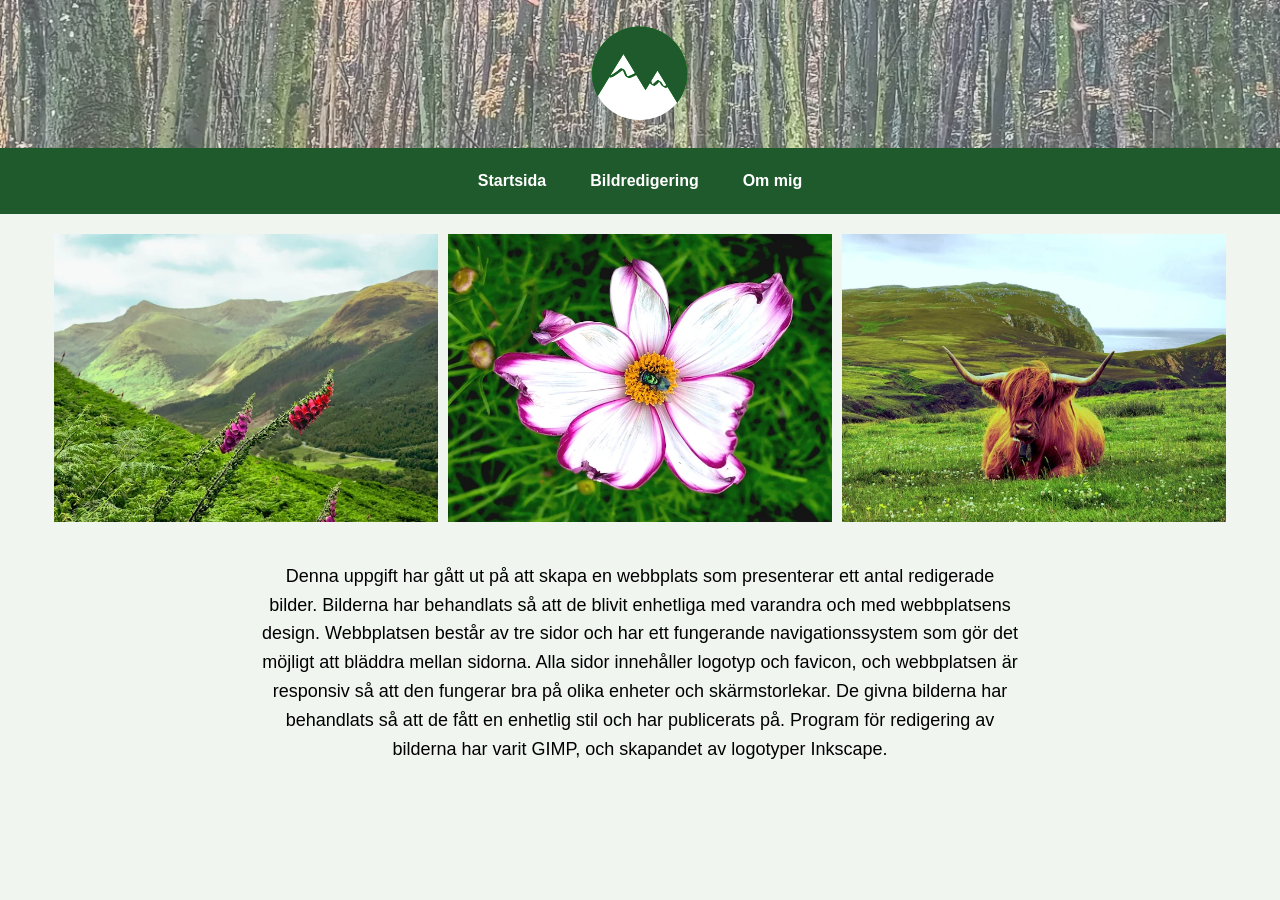
<file: index.html>
<!DOCTYPE html>
<html lang="sv">

<head>
    <meta charset="UTF-8">
    <meta name="viewport" content="width=device-width, initial-scale=1.0">
    <title>Min Bildportfolio</title>

    <link rel="stylesheet" href="css/style.css">
    <noscript><link rel="stylesheet" href="css/style.css"></noscript>

    <link rel="icon" type="image/png" sizes="32x32" href="bilder/favicon.png">
    <link rel="icon" type="image/x-icon" sizes="16x16" href="bilder/favicon.ico">
</head>

<body>
    <header class="hero">

        <!-- HEADERBILDEN MED ASPECT RATIO -->
        <picture>
            <source type="image/webp"
                srcset="./bilder/header-600.webp 600w,
                        ./bilder/header-1200.webp 1200w,
                        ./bilder/header.webp 2000w"
                sizes="100vw">

            <img src="./bilder/header.webp"
                 alt="Header-bild"
                 class="header-image"
                 width="1350" height="156"
                 fetchpriority="high">
        </picture>

    <div class="logo-wrapper">
        <a href="index.html">
            <img src="./bilder/logo3.svg"
                 alt="Logotyp"
                 class="logo">
        </a>
    </div>
    </header>

    <nav class="main-nav">
        <ul>
            <li><a href="index.html">Startsida</a></li>
            <li><a href="bildredigering.html">Bildredigering</a></li>
            <li><a href="ommig.html">Om mig</a></li>
        </ul>
    </nav>

    <main>

        <!-- OPTIMERAT GALLERI -->
        <div class="grid">

            <picture>
                <source srcset="./bilder/bild1redigerad.webp" type="image/webp">
                <img src="./bilder/bild1redigerad.jpg"
                     alt="Bild 1"
                     width="405" height="304"
                     fetchpriority="high"
                     style="aspect-ratio: 405 / 304;">
            </picture>

            <!-- LCP-BILD: fetchpriority hög och ingen lazy -->
            <picture>
                <source srcset="./bilder/bild2redigerad.webp" type="image/webp">
                <img src="./bilder/bild2redigerad.jpg"
                     alt="Bild 2"
                     width="405" height="304"
                     fetchpriority="high"
                                      style="aspect-ratio: 405 / 304;">
            </picture>

            <!-- Lazy-loading på övriga -->

            <picture>
                <source srcset="./bilder/bild3redigerad.webp" type="image/webp">
                <img src="./bilder/bild3redigerad.jpg"
                     alt="Bild 3"
                     width="405" height="304"
                     fetchpriority="high"
                                      style="aspect-ratio: 405 / 304;">
            </picture>

        </div>

        <div class="text-container">
            <p>Denna uppgift har gått ut på att skapa en webbplats som presenterar ett antal redigerade bilder.
                Bilderna har behandlats så att de blivit enhetliga med varandra och med webbplatsens design.
                Webbplatsen består av tre sidor och har ett fungerande navigationssystem som gör det möjligt att
                bläddra mellan sidorna. Alla sidor innehåller logotyp och favicon, och webbplatsen är responsiv
                så att den fungerar bra på olika enheter och skärmstorlekar.
                De givna bilderna har behandlats så att de fått en enhetlig stil och har publicerats på.
                Program för redigering av bilderna har varit GIMP, och skapandet av logotyper Inkscape.</p>
        </div>

    </main>
</body>

</html>
</file>
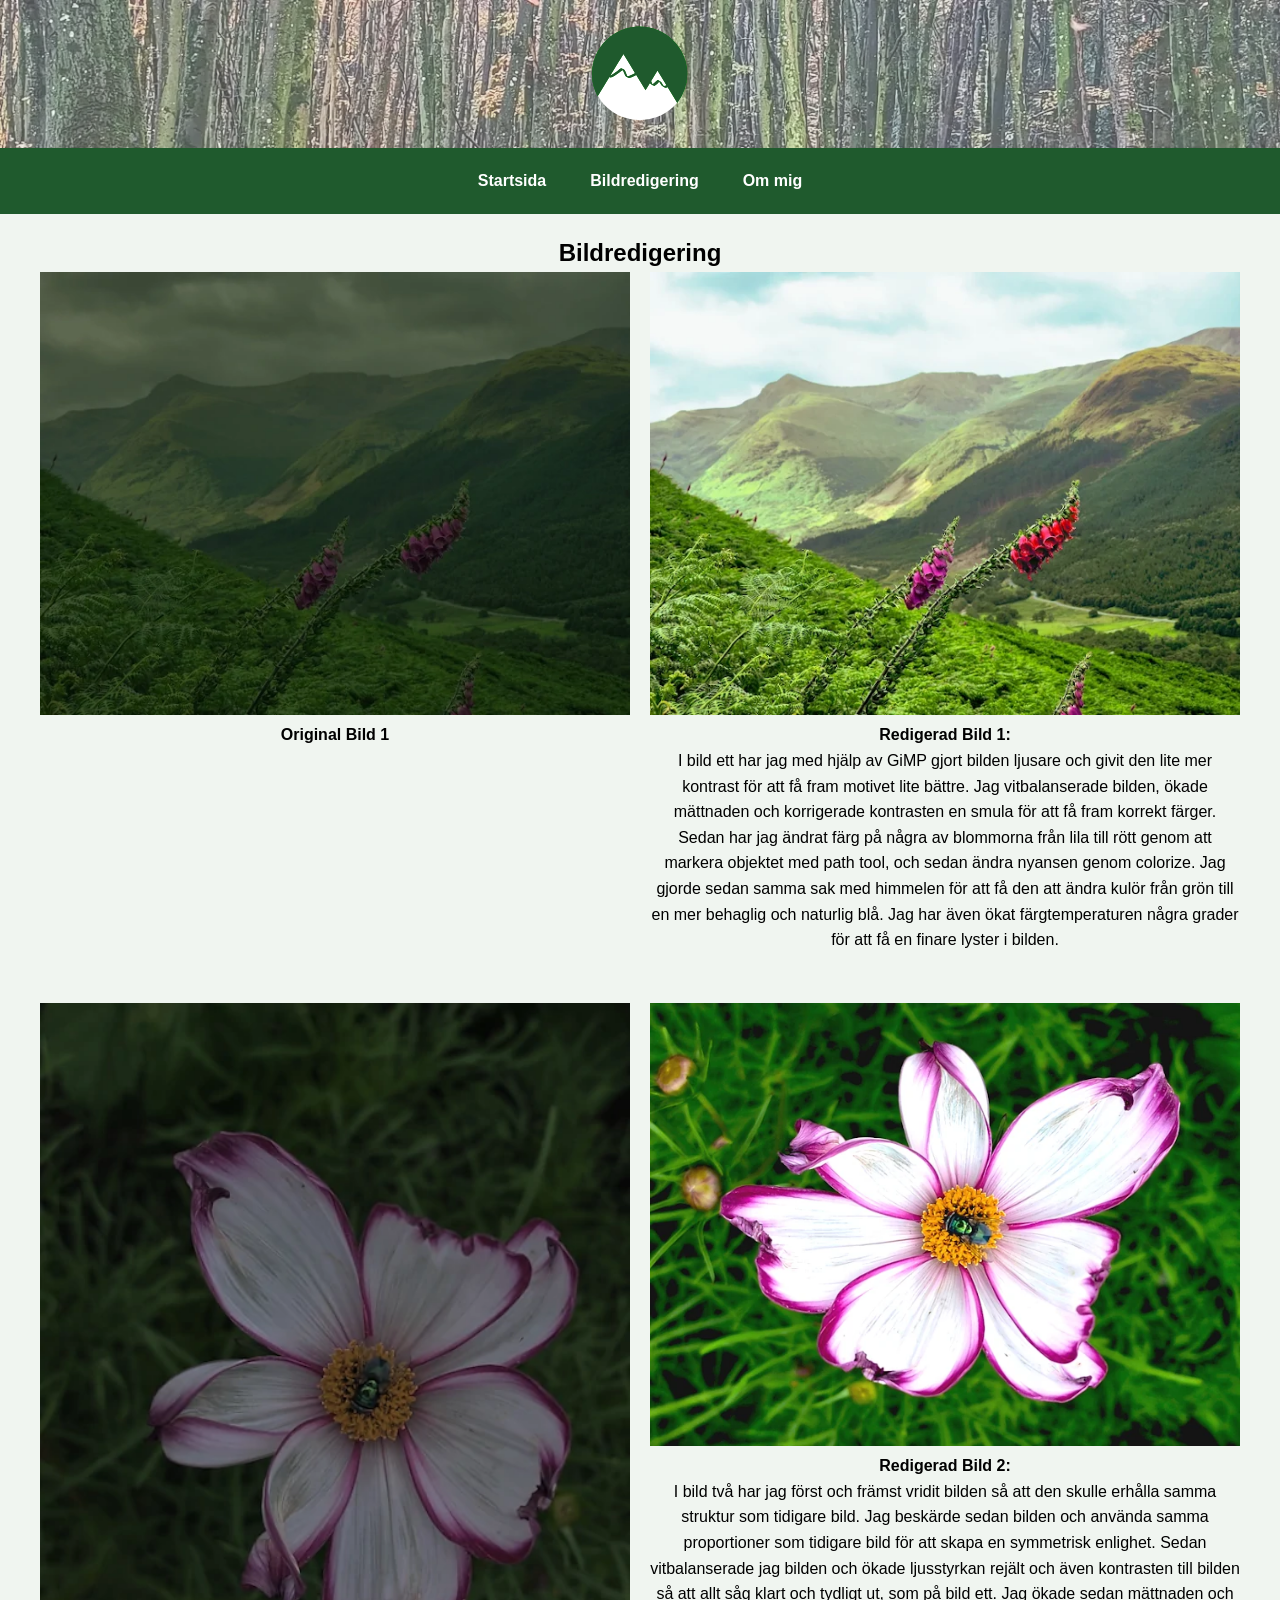
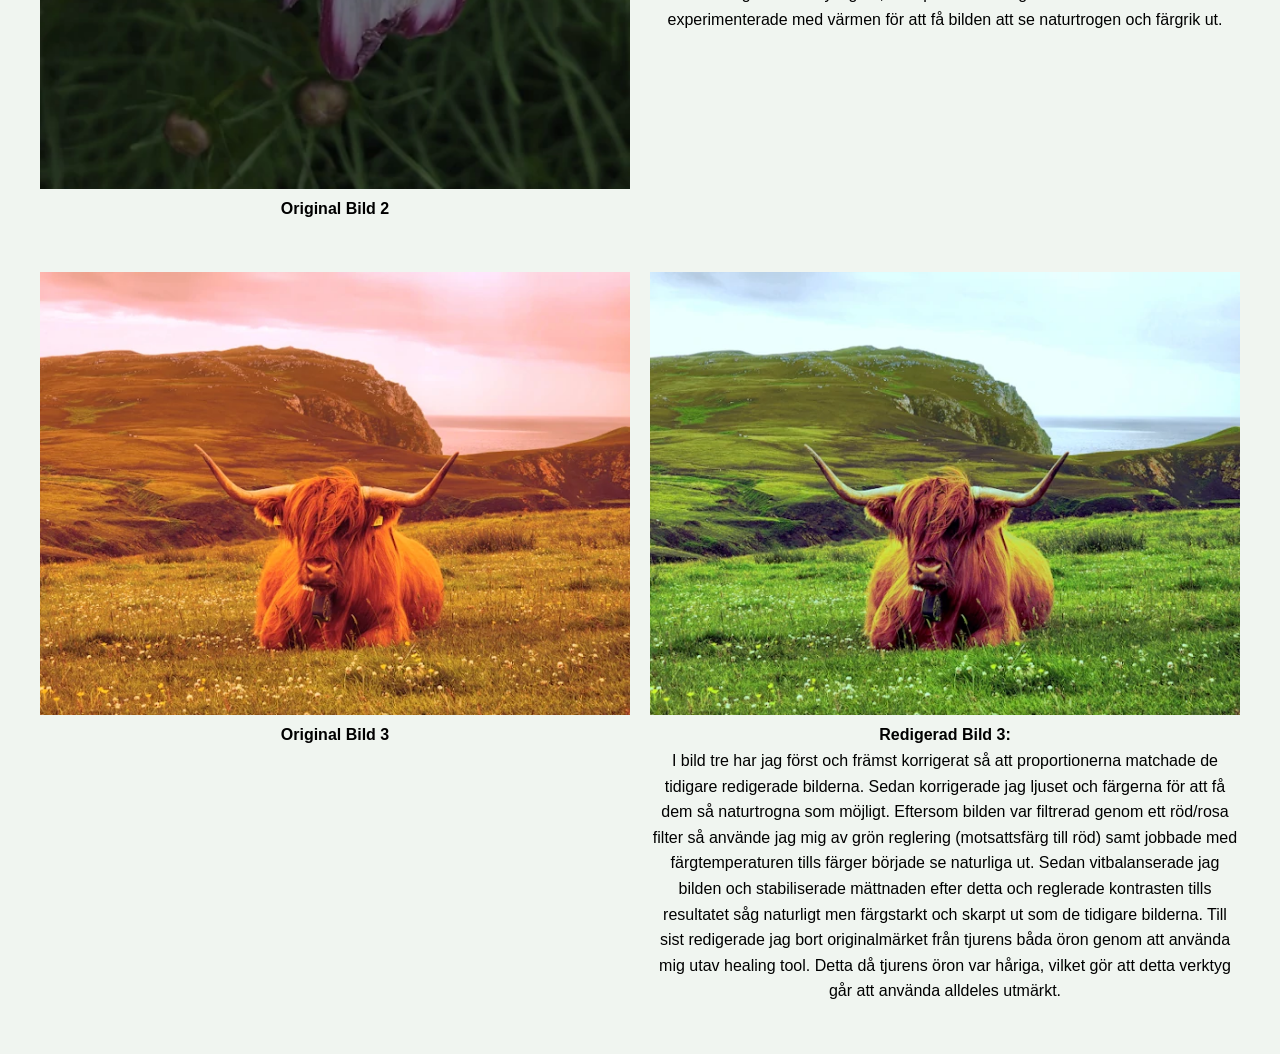
<file: bildredigering.html>
<!DOCTYPE html>
<html lang="sv">

<head>
    <meta charset="UTF-8">
    <meta name="viewport" content="width=device-width, initial-scale=1.0">
    <title>Bildredigering</title>

    <link rel="stylesheet" href="css/style.css">
    <noscript><link rel="stylesheet" href="css/style.css"></noscript>

    <link rel="icon" type="image/png" sizes="32x32" href="bilder/favicon.png">
    <link rel="icon" type="image/x-icon" sizes="16x16" href="bilder/favicon.ico">
</head>

<body>
    <header class="hero">
        <!-- HEADERBILDEN MED ASPECT RATIO -->
        <picture>
            <source type="image/webp"
                srcset="./bilder/header-600.webp 600w,
                        ./bilder/header-1200.webp 1200w,
                        ./bilder/header.webp 2000w"
                sizes="100vw">
            <img src="./bilder/header.webp"
                 alt="Header-bild"
                 class="header-image"
                 width="1350" height="156"
                 fetchpriority="high">
        </picture>

        <!-- LOGOTYP MED FASTA MÅTT FÖR NOLL CLS -->
        <div class="logo-wrapper">
            <a href="index.html">
                <img src="./bilder/logo3.svg"
                     alt="Logotyp"
                     class="logo"
                     width="250"
                     height="120">
            </a>
        </div>
    </header>

    <nav class="main-nav">
        <ul>
            <li><a href="index.html">Startsida</a></li>
            <li><a href="bildredigering.html">Bildredigering</a></li>
            <li><a href="ommig.html">Om mig</a></li>
        </ul>
    </nav>

    <main>
        <section class="edit-gallery">
            <h2>Bildredigering</h2>

            <!-- OPTIMERADE BILDPAR -->
            <div class="edit-pair">
                <div>
                    <picture>
                        <source srcset="bilder/bilserie001.webp" type="image/webp">
                        <img src="bilder/bilserie001.jpg"
                             alt="Original Bild 1"
                             width="405" height="304"
                             fetchpriority="high"
                             style="aspect-ratio: 405 / 304;"
                             class="clickable-img">
                    </picture>
                    <p><strong>Original Bild 1</strong></p>
                </div>
                <div>
                    <picture>
                        <source srcset="bilder/bild1redigerad.webp" type="image/webp">
                        <img src="bilder/bild1redigerad.jpg"
                             alt="Redigerad Bild 1"
                             width="405" height="304"
                             fetchpriority="high"
                             style="aspect-ratio: 405 / 304;"
                             class="clickable-img">
                    </picture>
                    <p><strong>Redigerad Bild 1:</strong><br>I bild ett har jag med hjälp av GiMP gjort bilden ljusare
                        och givit den lite mer kontrast för att få fram motivet lite bättre. Jag vitbalanserade bilden,
                        ökade mättnaden och korrigerade kontrasten en smula för att få fram korrekt färger. Sedan har
                        jag ändrat färg på några av blommorna från lila till rött genom att markera objektet med path
                        tool, och sedan ändra nyansen genom colorize. Jag gjorde sedan samma sak med himmelen för att få
                        den att ändra kulör från grön till en mer behaglig och naturlig blå. Jag har även ökat
                        färgtemperaturen några grader för att få en finare lyster i bilden.</p>
                </div>
            </div>

            <div class="edit-pair">
                <div>
                    <picture>
                        <source srcset="bilder/bilserie006.webp" type="image/webp">
                        <img src="bilder/bilserie006.jpg"
                             alt="Original Bild 2"
                             width="304" height="405"
                             fetchpriority="high"
                             style="aspect-ratio: 304 / 405;"
                             class="clickable-img">
                    </picture>
                    <p><strong>Original Bild 2</strong></p>
                </div>
                <div>
                    <picture>
                        <source srcset="bilder/bild2redigerad.webp" type="image/webp">
                        <img src="bilder/bild2redigerad.jpg"
                             alt="Redigerad Bild 2"
                             width="405" height="304"
                             fetchpriority="high"
                             style="aspect-ratio: 405 / 304;"
                             class="clickable-img">
                    </picture>
                    <p><strong>Redigerad Bild 2:</strong><br>I bild två har jag först och främst vridit bilden så att
                        den skulle erhålla samma struktur som tidigare bild. Jag beskärde sedan bilden och använda samma
                        proportioner som tidigare bild för att skapa en symmetrisk enlighet. Sedan vitbalanserade jag
                        bilden och ökade ljusstyrkan rejält och även kontrasten till bilden så att allt såg klart och
                        tydligt ut, som på bild ett. Jag ökade sedan mättnaden och experimenterade med värmen för att få
                        bilden att se naturtrogen och färgrik ut.
                    </p>
                </div>
            </div>

            <div class="edit-pair">
                <div>
                    <picture>
                        <source srcset="bilder/bilserie010.webp" type="image/webp">
                        <img src="bilder/bilserie010.jpg"
                             alt="Original Bild 3"
                             width="405" height="304"
                             fetchpriority="high"
                             style="aspect-ratio: 405 / 304;"
                             class="clickable-img">
                    </picture>
                    <p><strong>Original Bild 3</strong></p>
                </div>
                <div>
                    <picture>
                        <source srcset="bilder/bild3redigerad.webp" type="image/webp">
                        <img src="bilder/bild3redigerad.jpg"
                             alt="Redigerad Bild 3"
                             width="405" height="304"
                             fetchpriority="high"
                             style="aspect-ratio: 405 / 304;"
                             class="clickable-img">
                    </picture>
                    <p><strong>Redigerad Bild 3:</strong><br>I bild tre har jag först och främst korrigerat så att
                        proportionerna matchade de tidigare redigerade bilderna. Sedan korrigerade jag ljuset och
                        färgerna för att få dem så naturtrogna som möjligt. Eftersom bilden var filtrerad genom ett
                        röd/rosa filter så använde jag mig av grön reglering (motsattsfärg till röd) samt jobbade med
                        färgtemperaturen tills färger började se naturliga ut. Sedan vitbalanserade jag bilden och
                        stabiliserade mättnaden efter detta och reglerade kontrasten tills resultatet såg naturligt men
                        färgstarkt och skarpt ut som de tidigare bilderna. Till sist redigerade jag bort originalmärket
                        från tjurens båda öron genom att använda mig utav healing tool. Detta då tjurens öron var
                        håriga, vilket gör att detta verktyg går att använda alldeles utmärkt.</p>
                </div>
            </div>

        </section>
    </main>

    <div id="imgPopup" onclick="this.style.display='none'">
        <img id="popupImg" src="[data-uri]" alt="">
    </div>

    <script>
        const images = document.querySelectorAll('.clickable-img');
        const popup = document.getElementById('imgPopup');
        const popupImg = document.getElementById('popupImg');

        images.forEach(img => {
            img.addEventListener('click', () => {
                popup.style.display = 'flex';
                popupImg.src = img.src;
            });
        });
    </script>
</body>


</html>
</file>
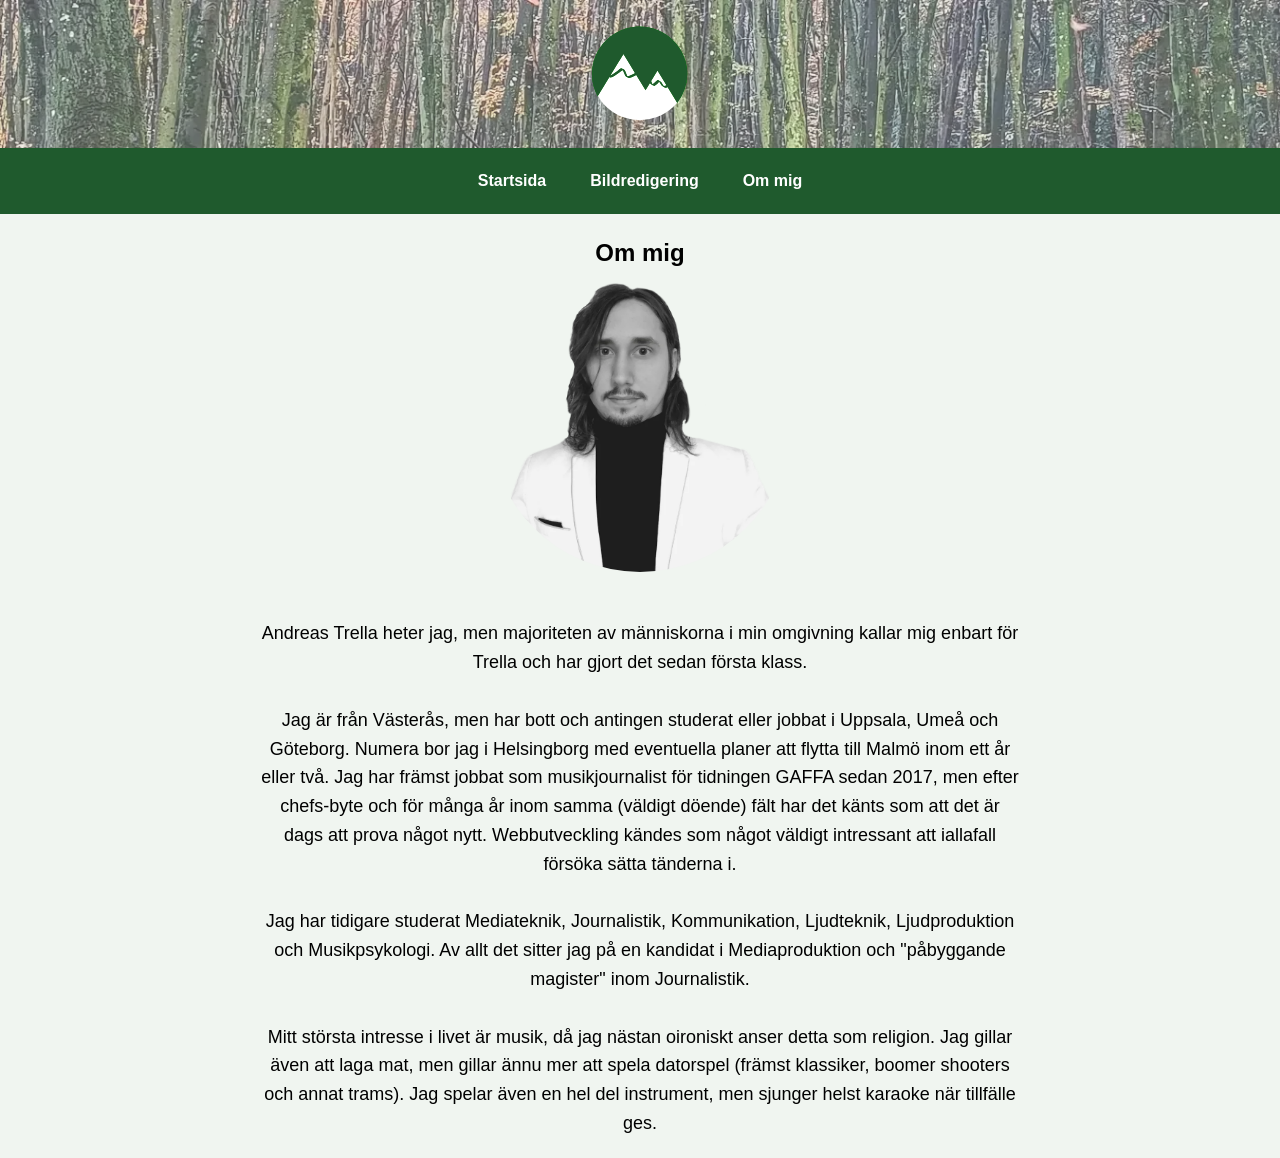
<file: ommig.html>
<!DOCTYPE html>
<html lang="sv">

<head>
    <meta charset="UTF-8">
    <meta name="viewport" content="width=device-width, initial-scale=1.0">
    <title>Om mig</title>

    <link rel="stylesheet" href="css/style.css">
    <noscript><link rel="stylesheet" href="css/style.css"></noscript>

    <link rel="icon" type="image/png" sizes="32x32" href="bilder/favicon.png">
    <link rel="icon" type="image/x-icon" sizes="16x16" href="bilder/favicon.ico">
</head>

<body>
    <header class="hero">
        <!-- HEADERBILDEN MED ASPECT RATIO -->
        <picture>
            <source type="image/webp"
                srcset="./bilder/header-600.webp 600w,
                        ./bilder/header-1200.webp 1200w,
                        ./bilder/header.webp 2000w"
                sizes="100vw">
            <img src="./bilder/header.webp"
                 alt="Header-bild"
                 class="header-image"
                 width="1350" height="156"
                 fetchpriority="high">
        </picture>

        <!-- LOGOTYP MED FASTA MÅTT FÖR NOLL CLS -->
        <div class="logo-wrapper">
            <a href="index.html">
                <img src="./bilder/logo3.svg"
                     alt="Logotyp"
                     class="logo"
                     width="250"
                     height="120">
            </a>
        </div>
    </header>

    <nav class="main-nav">
        <ul>
            <li><a href="index.html">Startsida</a></li>
            <li><a href="bildredigering.html">Bildredigering</a></li>
            <li><a href="ommig.html">Om mig</a></li>
        </ul>
    </nav>

    <main>
        <section class="about-me">
            <h2>Om mig</h2>
            
            <!-- PROFILBILD OPTIMERAD MED PICTURE -->
            <picture>
                <source srcset="bilder/portrait.webp" type="image/webp">
                <img src="bilder/portrait.png"
                     alt="Profilbild"
                     class="profile-pic"
                     width="300" height="300"
                     fetchpriority="high"
                     style="aspect-ratio: 1 / 1;">
            </picture>

            <div class="text-container">
                <p>Andreas Trella heter jag, men majoriteten av människorna i min omgivning kallar mig enbart för Trella
                    och har gjort det sedan första klass.<br><br>
                    Jag är från Västerås, men har bott och antingen studerat eller jobbat i Uppsala, Umeå och Göteborg.
                    Numera bor jag i Helsingborg med eventuella planer att flytta till Malmö inom ett år eller två. Jag
                    har främst jobbat som musikjournalist för tidningen GAFFA sedan 2017, men efter chefs-byte och för
                    många år inom samma (väldigt döende) fält har det känts som att det är dags att prova något nytt.
                    Webbutveckling kändes som något väldigt intressant att iallafall försöka sätta tänderna i.<br><br>
                    Jag har tidigare studerat Mediateknik, Journalistik, Kommunikation, Ljudteknik, Ljudproduktion och
                    Musikpsykologi. Av allt det sitter jag på en kandidat i Mediaproduktion och "påbyggande magister"
                    inom Journalistik.<br><br>
                    Mitt största intresse i livet är musik, då jag nästan oironiskt anser detta som religion. Jag gillar
                    även att laga mat, men gillar ännu mer att spela datorspel (främst klassiker, boomer shooters och
                    annat trams). Jag spelar även en hel del instrument, men sjunger helst karaoke när tillfälle ges.</p>
            </div>
        </section>
    </main>
</body>


</html>
</file>
<file: css/style.css>
/* === Reset === */
* {
    margin: 0;
    padding: 0;
    box-sizing: border-box;
}

body {
    font-family: Arial, sans-serif;
    line-height: 1.6;
    background-color: #f0f5f0;
}

/* === Header / Hero === */
.hero {
    position: relative;
    width: 100%;
}

.header-image {
    width: 100%;
    height: auto;      /* IDENTISK med gamla sidan */
    display: block;
    max-height: 70%;   /* Identisk med gamla CSS */
}

/* === Logotyp (EXAKT SOM GAMLA SIDAN) === */
.logo {
    position: absolute;
    top: 50%;
    left: 50%;
    transform: translate(-50%, -50%);
    max-width: 30%;
    max-height: 70%;
    width: auto;
    height: auto;
}

/* === Navigation === */
.main-nav {
    background-color: #1f5a2d;
}

.main-nav ul {
    list-style: none;
    display: flex;
    justify-content: center;
    gap: 20px;
    padding: 20px 0;
    flex-wrap: wrap;
}

.main-nav a {
    text-decoration: none;
    color: white;
    font-weight: bold;
    padding: 8px 12px;
    transition: background 0.3s;
}

.main-nav a:hover {
    background-color: #15421f;
    border-radius: 5px;
}

main {
    margin-top: 20px;
}

/* === Index-galleriet === */
.grid {
    display: flex;
    flex-wrap: wrap;
    gap: 10px;
    width: 100%;
    justify-content: center;
    margin: 0 auto 20px auto;
}

.grid picture {
    width: 30%;
    display: block;
}

.grid picture img {
    width: 100%;
    height: auto;
    display: block;
}

/* === Textlayout === */
.text-container {
    max-width: 800px;
    margin: 0 auto;
    text-align: center;
    padding: 20px;
    font-size: 18px;
    line-height: 1.6;
}

/* === Bildredigering === */
.edit-pair {
    display: flex;
    flex-wrap: wrap;
    gap: 20px;
    margin: 0 auto 30px auto;
    max-width: 1200px;
    justify-content: center;
}

.edit-pair div {
    flex: 1 1 45%;
}

.edit-pair img {
    width: 100%;
    height: auto;
}

.clickable-img {
    cursor: pointer;
    transition: transform 0.3s;
}

.clickable-img:hover {
    transform: scale(1.05);
}

/* Popup-bild */
#imgPopup {
    display: none;
    position: fixed;
    inset: 0;
    background-color: rgba(0, 0, 0, 0.8);
    justify-content: center;
    align-items: center;
    z-index: 1000;
}

#imgPopup img {
    max-width: 90%;
    max-height: 90%;
    box-shadow: 0 0 20px rgba(0, 0, 0, 0.5);
}

/* === Om mig === */
.about-me {
    display: flex;
    flex-direction: column;
    align-items: center;
    text-align: center;
}

.profile-pic {
    width: 300px;
    height: 300px;
    border-radius: 50%;
    margin-bottom: 20px;
}

/* === Centrering i gallerier === */
.edit-gallery,
.gallery {
    text-align: center;
}

.edit-gallery .edit-pair div p,
.gallery h2,
.gallery p {
    margin-bottom: 20px;
}

/* === Responsivitet === */

/* Tablet */
@media (max-width: 1024px) {
    .grid picture {
        width: calc(50% - 10px);
    }

    .edit-pair div {
        flex: 1 1 100%;
    }
}

/* === Mobil === */
@media (max-width: 768px) {
    .grid picture,
    .edit-pair div {
        width: 100%;
    }

    .main-nav ul {
        gap: 10px;
        flex-wrap: wrap;
    }

    /* IDENTISK beteende som gamla sidan */
    .header-image {
        height: 200px;
        object-fit: cover;
        width: 100%;
    }

    /* Samma som gamla mobillayouten */
    .logo {
        height: 40%;
        max-height: 100px;
    }
}

/* Extra logoresponsivitet (från gamla CSS) */
@media (max-width: 800px) {
    .logo {
        max-width: 70%;
        max-height: 70%;
        width: auto;
        height: auto;
    }
}

/* Bildredigeringssidan mobilfix */
@media (max-width: 768px) {
    .edit-pair {
        flex-direction: column;
        align-items: center;
    }

    .edit-pair div {
        width: 100%;
    }
}
</file>
